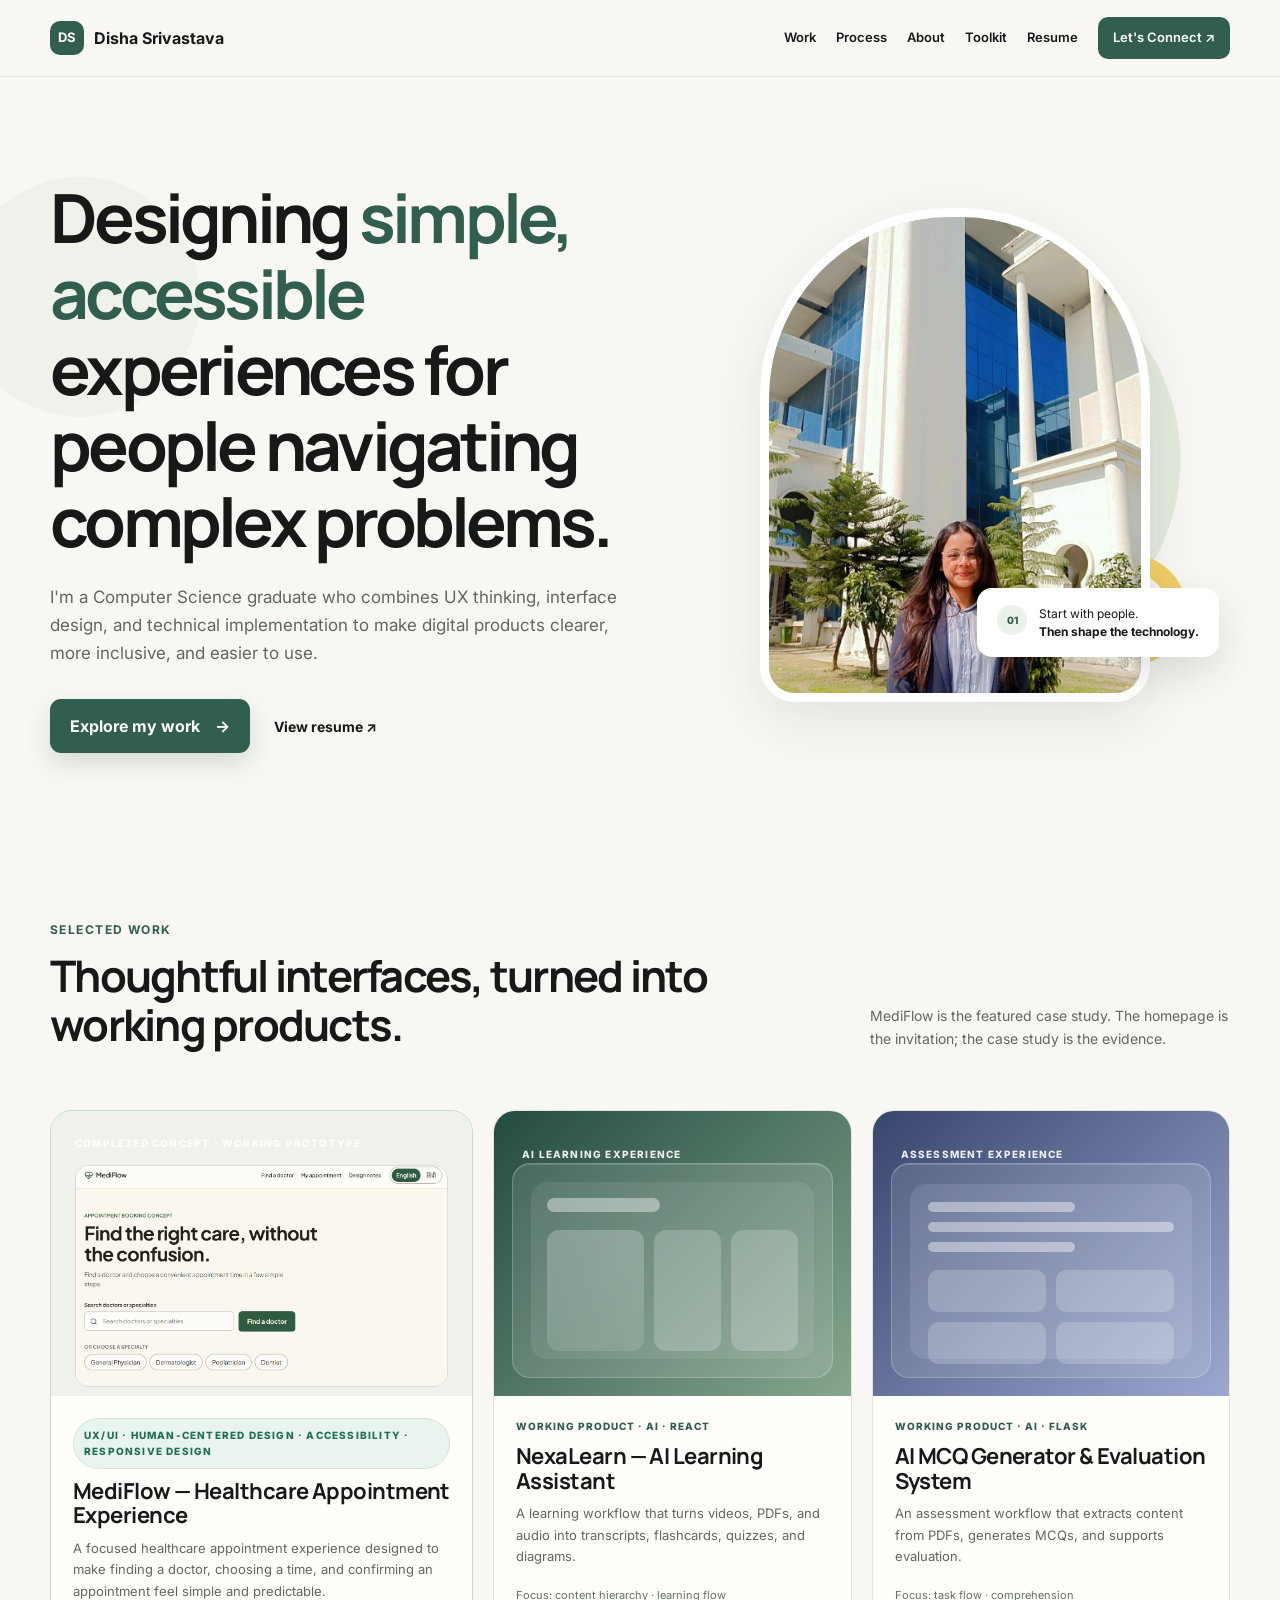
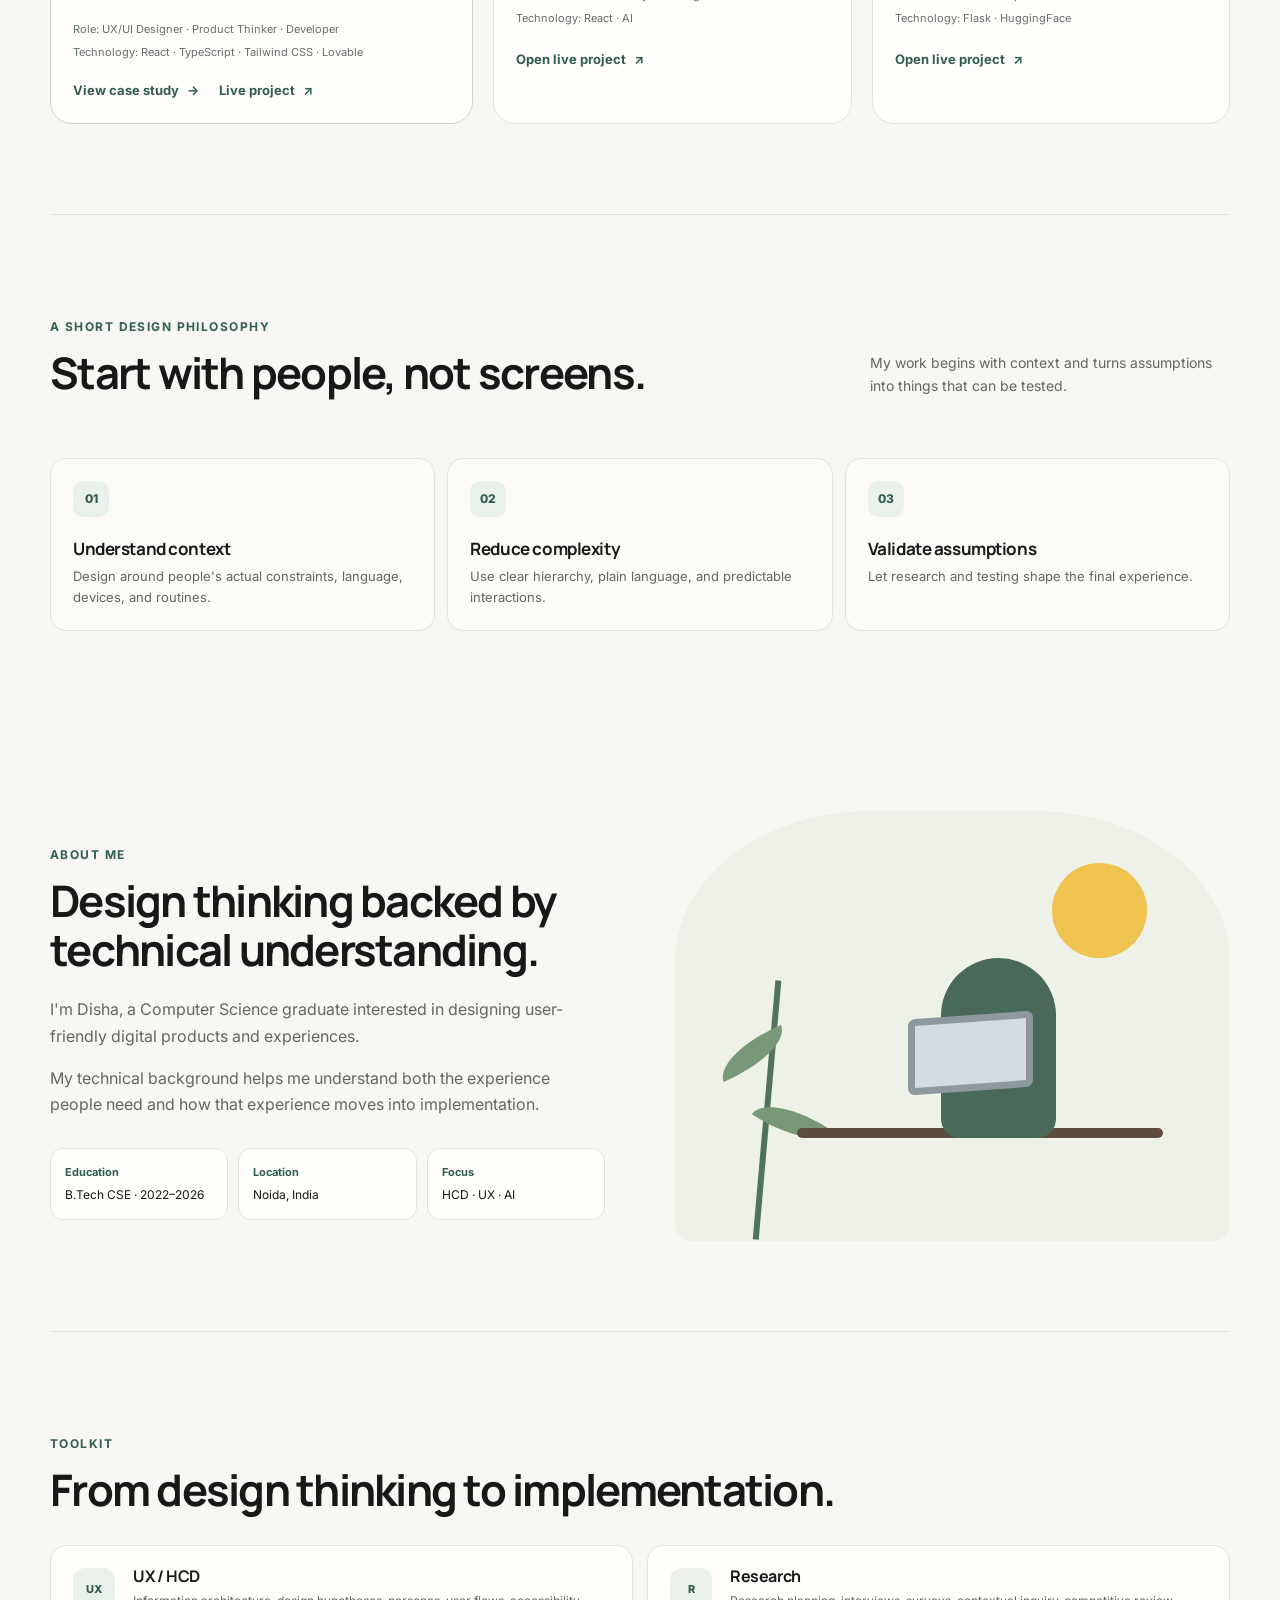
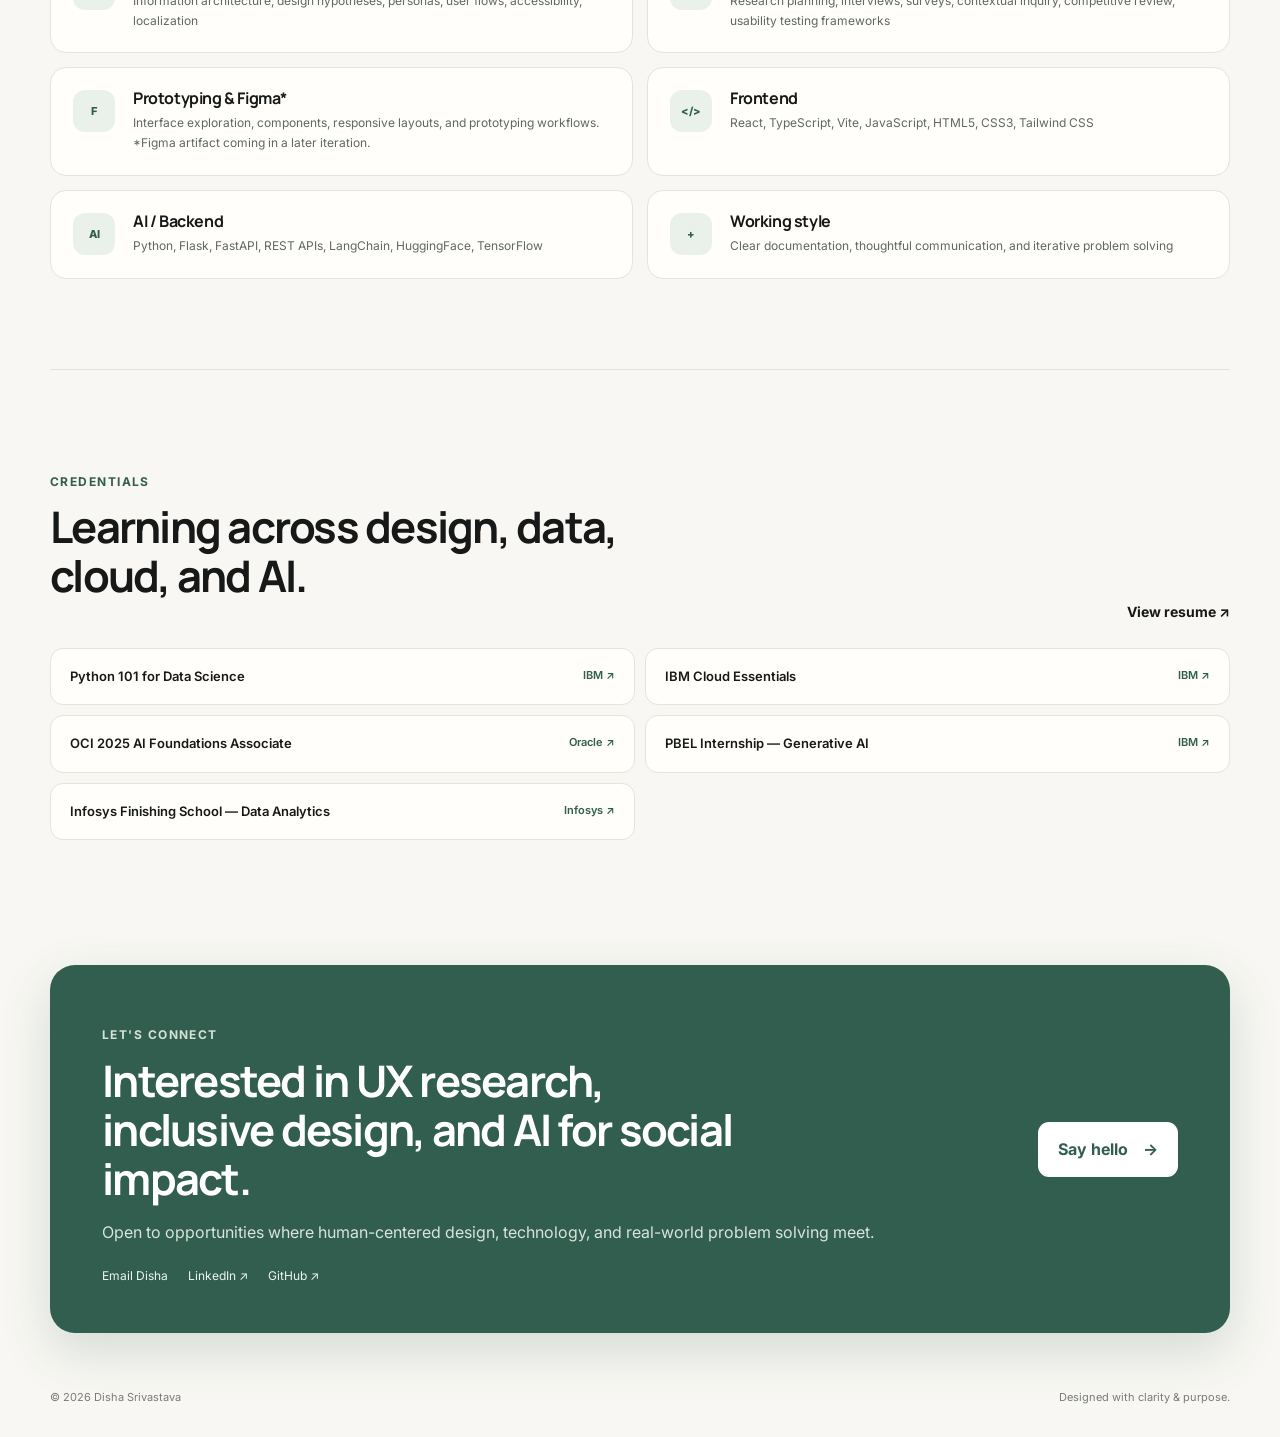
<file: index.html>
<!DOCTYPE html>
<html lang="en">
<head>
  <meta charset="UTF-8">
  <meta name="viewport" content="width=device-width, initial-scale=1.0">
  <meta name="description" content="Disha Srivastava — Human-Centered Design, UX/UI, accessible interfaces, and working product implementation.">
  <meta property="og:title" content="Disha Srivastava — Human-Centered Design Portfolio">
  <meta property="og:description" content="UX/UI work combining thoughtful interaction design, accessibility, localization, and technical implementation.">
  <meta property="og:type" content="website">
  <title>Disha Srivastava — Human-Centered Design Portfolio</title>
  <link rel="preconnect" href="https://fonts.googleapis.com">
  <link rel="preconnect" href="https://fonts.gstatic.com" crossorigin>
  <link href="https://fonts.googleapis.com/css2?family=Inter:wght@400;500;600;700&family=Manrope:wght@600;700;800&display=swap" rel="stylesheet">
  <link rel="stylesheet" href="styles.css">
</head>
<body>
  <a class="skip-link" href="#main">Skip to content</a>
  <header class="nav-wrap">
    <nav class="nav container" aria-label="Primary navigation">
      <a class="brand" href="#home" aria-label="Disha Srivastava home"><span class="brand-mark">DS</span><span>Disha Srivastava</span></a>
      <button class="menu-btn" type="button" aria-expanded="false" aria-controls="nav-links">Menu</button>
      <div class="nav-links" id="nav-links">
        <a href="#work">Work</a>
        <a href="#approach">Process</a>
        <a href="#about">About</a>
        <a href="#skills">Toolkit</a>
        <a href="Disha_Srivastava_Resume.pdf.pdf" target="_blank" rel="noopener">Resume</a>
        <a class="nav-cta" href="#contact">Let's Connect <span aria-hidden="true">↗</span></a>
      </div>
    </nav>
  </header>

  <main id="main">
    <section class="hero container" id="home">
      <div class="hero-copy">
        <h1>Designing <span>simple, accessible</span> experiences for people navigating complex problems.</h1>
        <p class="hero-text">I'm a Computer Science graduate who combines UX thinking, interface design, and technical implementation to make digital products clearer, more inclusive, and easier to use.</p>
        <div class="hero-actions">
          <a class="btn btn-primary" href="#work">Explore my work <span aria-hidden="true">→</span></a>
          <a class="text-btn" href="Disha_Srivastava_Resume.pdf.pdf" target="_blank" rel="noopener">View resume <span aria-hidden="true">↗</span></a>
        </div>
      </div>
      <div class="hero-photo" aria-label="Portrait of Disha Srivastava">
        <div class="photo-orbit orbit-a"></div>
        <div class="photo-orbit orbit-b"></div>
        <div class="photo-card">
          <img src="assets/profile.jpg" alt="Disha Srivastava wearing a formal outfit outdoors" width="800" height="1000">
        </div>
        <div class="photo-note"><span class="note-icon" aria-hidden="true">01</span><p>Start with people.<br><strong>Then shape the technology.</strong></p></div>
      </div>
    </section>

    <section class="work section container" id="work">
      <div class="section-head">
        <div><p class="section-kicker">SELECTED WORK</p><h2>Thoughtful interfaces, turned into working products.</h2></div>
        <p class="section-intro">MediFlow is the featured case study. The homepage is the invitation; the case study is the evidence.</p>
      </div>
      <div class="project-grid">
        <article class="project-card featured">
          <div class="project-visual featured-visual">
            <span class="visual-label">COMPLETED CONCEPT · WORKING PROTOTYPE</span>
            <img src="images/mediflow-screenshots/Screenshot_2026-08-13_015341.png" alt="MediFlow English home screen with doctor search and specialty options" width="1920" height="1080" loading="eager">
          </div>
          <div class="project-body">
            <div class="project-meta project-meta-ui">UX/UI · HUMAN-CENTERED DESIGN · ACCESSIBILITY · RESPONSIVE DESIGN</div>
            <h3>MediFlow — Healthcare Appointment Experience</h3>
            <p>A focused healthcare appointment experience designed to make finding a doctor, choosing a time, and confirming an appointment feel simple and predictable.</p>
            <div class="project-details"><span>Role: UX/UI Designer · Product Thinker · Developer</span><span>Technology: React · TypeScript · Tailwind CSS · Lovable</span></div>
            <div class="project-actions">
              <a class="project-link" href="ux-project.html">View case study <span aria-hidden="true">→</span></a>
              <a class="project-link" href="https://mediflow-connect-henna.vercel.app/" target="_blank" rel="noopener">Live project <span aria-hidden="true">↗</span></a>
            </div>
          </div>
        </article>
        <article class="project-card">
          <div class="project-visual visual-nexa"><span class="visual-label">AI LEARNING EXPERIENCE</span><div class="visual-structure structure-nexa"><div class="mini-dashboard"><div class="dash-head"></div><div class="dash-body"><span class="dash-panel big"></span><span class="dash-panel"></span><span class="dash-panel"></span></div></div></div></div>
          <div class="project-body">
            <div class="project-meta">WORKING PRODUCT · AI · REACT</div>
            <h3>NexaLearn — AI Learning Assistant</h3>
            <p>A learning workflow that turns videos, PDFs, and audio into transcripts, flashcards, quizzes, and diagrams.</p>
            <div class="project-details"><span>Focus: content hierarchy · learning flow</span><span>Technology: React · AI</span></div>
            <a class="project-link" href="https://nexa-16tq.onrender.com/" target="_blank" rel="noopener">Open live project <span aria-hidden="true">↗</span></a>
          </div>
        </article>
        <article class="project-card">
          <div class="project-visual visual-mcq"><span class="visual-label">ASSESSMENT EXPERIENCE</span><div class="visual-structure structure-mcq"><div class="mini-quiz"><div class="quiz-line short"></div><div class="quiz-line"></div><div class="quiz-line short"></div><div class="quiz-options"><span></span><span></span><span></span><span></span></div></div></div></div>
          <div class="project-body">
            <div class="project-meta">WORKING PRODUCT · AI · FLASK</div>
            <h3>AI MCQ Generator &amp; Evaluation System</h3>
            <p>An assessment workflow that extracts content from PDFs, generates MCQs, and supports evaluation.</p>
            <div class="project-details"><span>Focus: task flow · comprehension</span><span>Technology: Flask · HuggingFace</span></div>
            <a class="project-link" href="https://ai-mcq-flashcard-generator-cbeypskxeeuyakcpsqcwmr.streamlit.app/" target="_blank" rel="noopener">Open live project <span aria-hidden="true">↗</span></a>
          </div>
        </article>
      </div>
    </section>

    <section class="human-section section container" id="approach">
      <div class="section-head">
        <div><p class="section-kicker">A SHORT DESIGN PHILOSOPHY</p><h2>Start with people, not screens.</h2></div>
        <p class="section-intro">My work begins with context and turns assumptions into things that can be tested.</p>
      </div>
      <div class="principle-grid principle-grid-compact">
        <article><span class="principle-number">01</span><h3>Understand context</h3><p>Design around people's actual constraints, language, devices, and routines.</p></article>
        <article><span class="principle-number">02</span><h3>Reduce complexity</h3><p>Use clear hierarchy, plain language, and predictable interactions.</p></article>
        <article><span class="principle-number">03</span><h3>Validate assumptions</h3><p>Let research and testing shape the final experience.</p></article>
      </div>
    </section>

    <section class="about section container" id="about">
      <div class="about-copy">
        <p class="section-kicker">ABOUT ME</p>
        <h2>Design thinking backed by technical understanding.</h2>
        <p>I'm Disha, a Computer Science graduate interested in designing user-friendly digital products and experiences.</p>
        <p>My technical background helps me understand both the experience people need and how that experience moves into implementation.</p>
        <div class="about-facts">
          <div><b>Education</b><span>B.Tech CSE · 2022–2026</span></div>
          <div><b>Location</b><span>Noida, India</span></div>
          <div><b>Focus</b><span>HCD · UX · AI</span></div>
        </div>
      </div>
      <div class="about-art" aria-hidden="true"><div class="sun"></div><div class="plant"></div><div class="desk"></div><div class="person-shape"></div><div class="laptop"></div></div>
    </section>

    <section class="skills section container" id="skills">
      <p class="section-kicker">TOOLKIT</p>
      <h2>From design thinking to implementation.</h2>
      <div class="skills-grid">
        <div class="skill"><span aria-hidden="true">UX</span><div><h3>UX / HCD</h3><p>Information architecture, design hypotheses, personas, user flows, accessibility, localization</p></div></div>
        <div class="skill"><span aria-hidden="true">R</span><div><h3>Research</h3><p>Research planning, interviews, surveys, contextual inquiry, competitive review, usability testing frameworks</p></div></div>
        <div class="skill"><span aria-hidden="true">F</span><div><h3>Prototyping &amp; Figma*</h3><p>Interface exploration, components, responsive layouts, and prototyping workflows. *Figma artifact coming in a later iteration.</p></div></div>
        <div class="skill"><span aria-hidden="true">&lt;/&gt;</span><div><h3>Frontend</h3><p>React, TypeScript, Vite, JavaScript, HTML5, CSS3, Tailwind CSS</p></div></div>
        <div class="skill"><span aria-hidden="true">AI</span><div><h3>AI / Backend</h3><p>Python, Flask, FastAPI, REST APIs, LangChain, HuggingFace, TensorFlow</p></div></div>
        <div class="skill"><span aria-hidden="true">+</span><div><h3>Working style</h3><p>Clear documentation, thoughtful communication, and iterative problem solving</p></div></div>
      </div>
    </section>

    <section class="credentials section container">
      <div class="credentials-head">
        <div><p class="section-kicker">CREDENTIALS</p><h2>Learning across design, data, cloud, and AI.</h2></div>
        <a class="text-btn" href="Disha_Srivastava_Resume.pdf.pdf" target="_blank" rel="noopener">View resume <span aria-hidden="true">↗</span></a>
      </div>
      <div class="cert-grid">
        <a href="https://courses.cognitiveclass.ai/certificates/639920cce16649b68c1a98b36c692c91" target="_blank" rel="noopener">Python 101 for Data Science <span>IBM ↗</span></a>
        <a href="https://courses.cognitiveclass.ai/certificates/c7834815161543efb3d0b4177d84b84a" target="_blank" rel="noopener">IBM Cloud Essentials <span>IBM ↗</span></a>
        <a href="https://drive.google.com/file/d/1Th6QvMIihW3matksVEC5Hqzuv3rdnCoJ/view?usp=drivesdk" target="_blank" rel="noopener">OCI 2025 AI Foundations Associate <span>Oracle ↗</span></a>
        <a href="https://courses.ibmmooc.skillsnetwork.site/certificates/0485bfde626c464faabf52d10695b053" target="_blank" rel="noopener">PBEL Internship — Generative AI <span>IBM ↗</span></a>
        <a href="https://drive.google.com/file/d/1Gg4HRlStVsyvLgnFZtWkcLbvxADYgrN2/view?usp=drivesdk" target="_blank" rel="noopener">Infosys Finishing School — Data Analytics <span>Infosys ↗</span></a>
      </div>
    </section>

    <section class="contact container" id="contact">
      <div>
        <p class="section-kicker">LET'S CONNECT</p>
        <h2>Interested in UX research, inclusive design, and AI for social impact.</h2>
        <p>Open to opportunities where human-centered design, technology, and real-world problem solving meet.</p>
        <div class="contact-links">
          <a href="mailto:dishasrivastava206@gmail.com">Email Disha</a>
          <a href="https://www.linkedin.com/in/disha-srivastava-09a5a728b" target="_blank" rel="noopener">LinkedIn ↗</a>
          <a href="https://github.com/Dishasri2004" target="_blank" rel="noopener">GitHub ↗</a>
        </div>
      </div>
      <a class="btn btn-light" href="mailto:dishasrivastava206@gmail.com">Say hello <span aria-hidden="true">→</span></a>
    </section>
  </main>

  <footer class="footer container"><span>© 2026 Disha Srivastava</span><span>Designed with clarity &amp; purpose.</span></footer>
  <script src="script.js"></script>
</body>
</html>
</file>
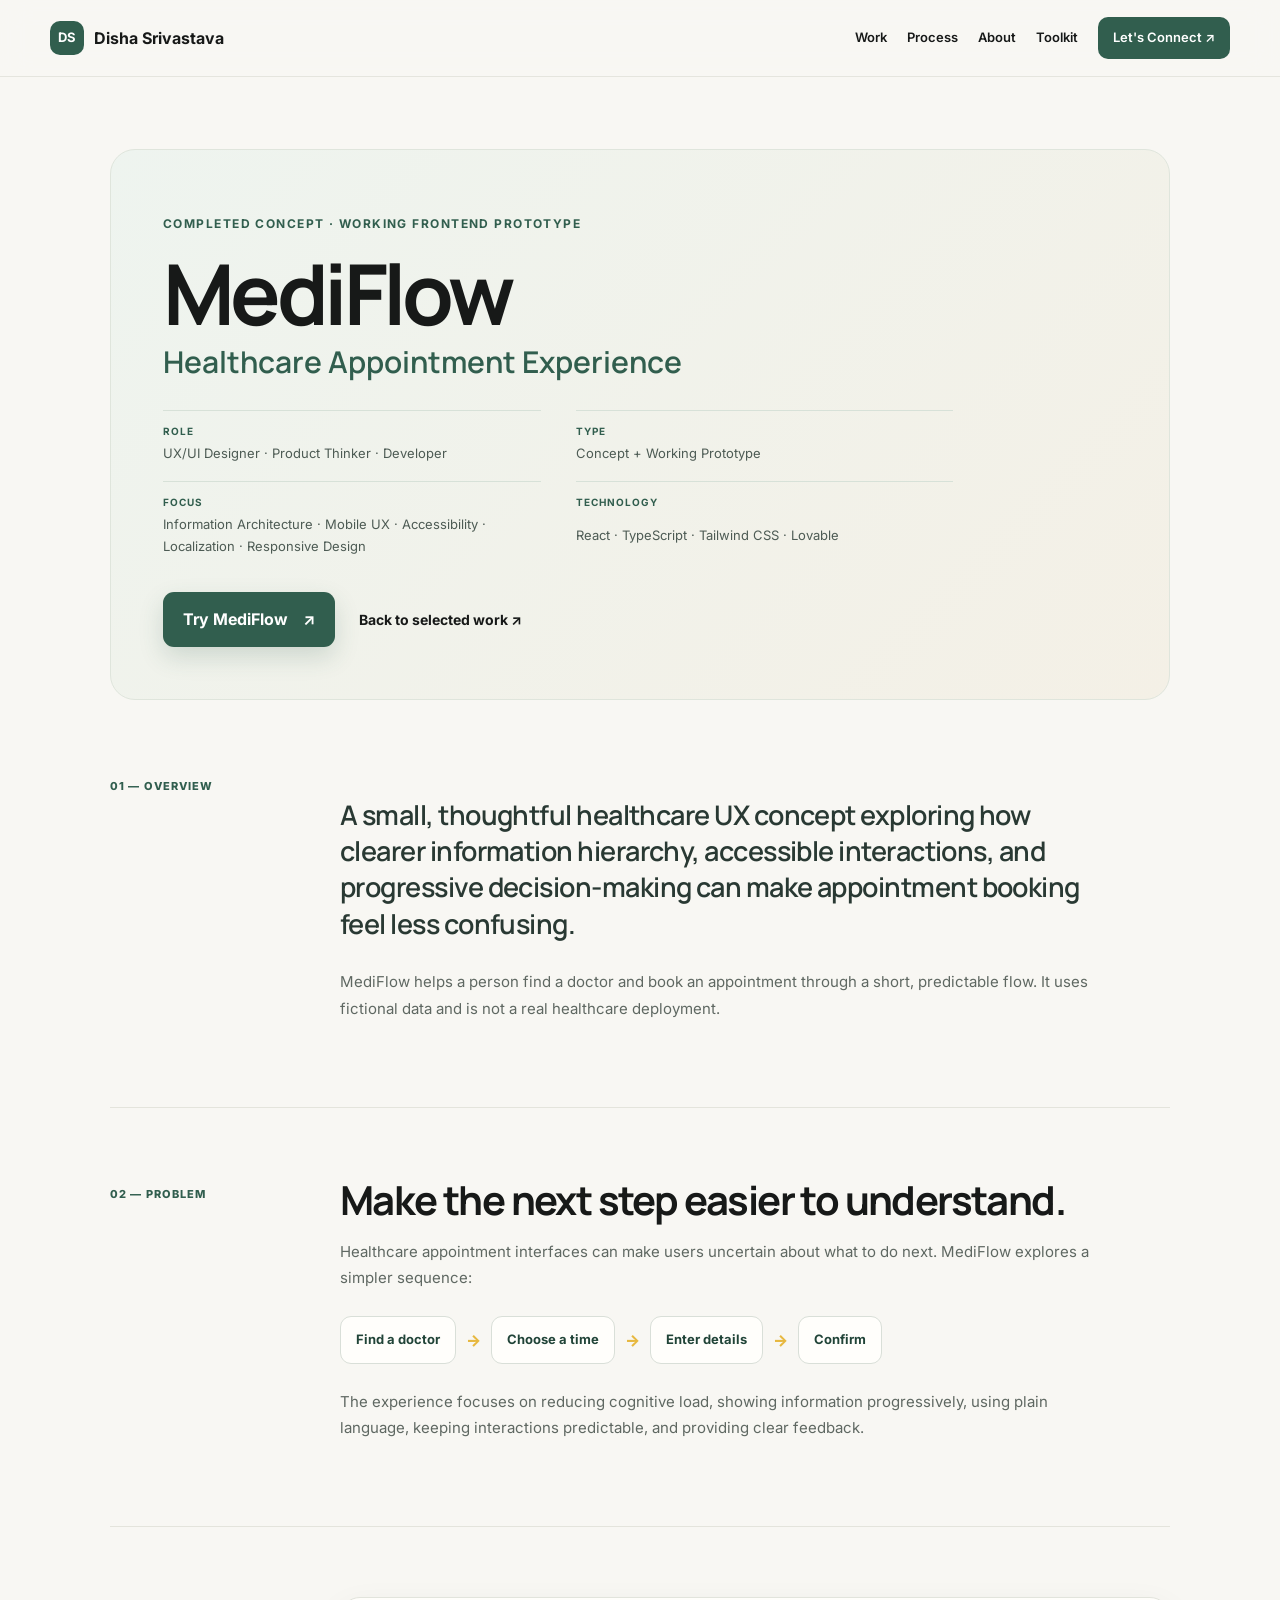
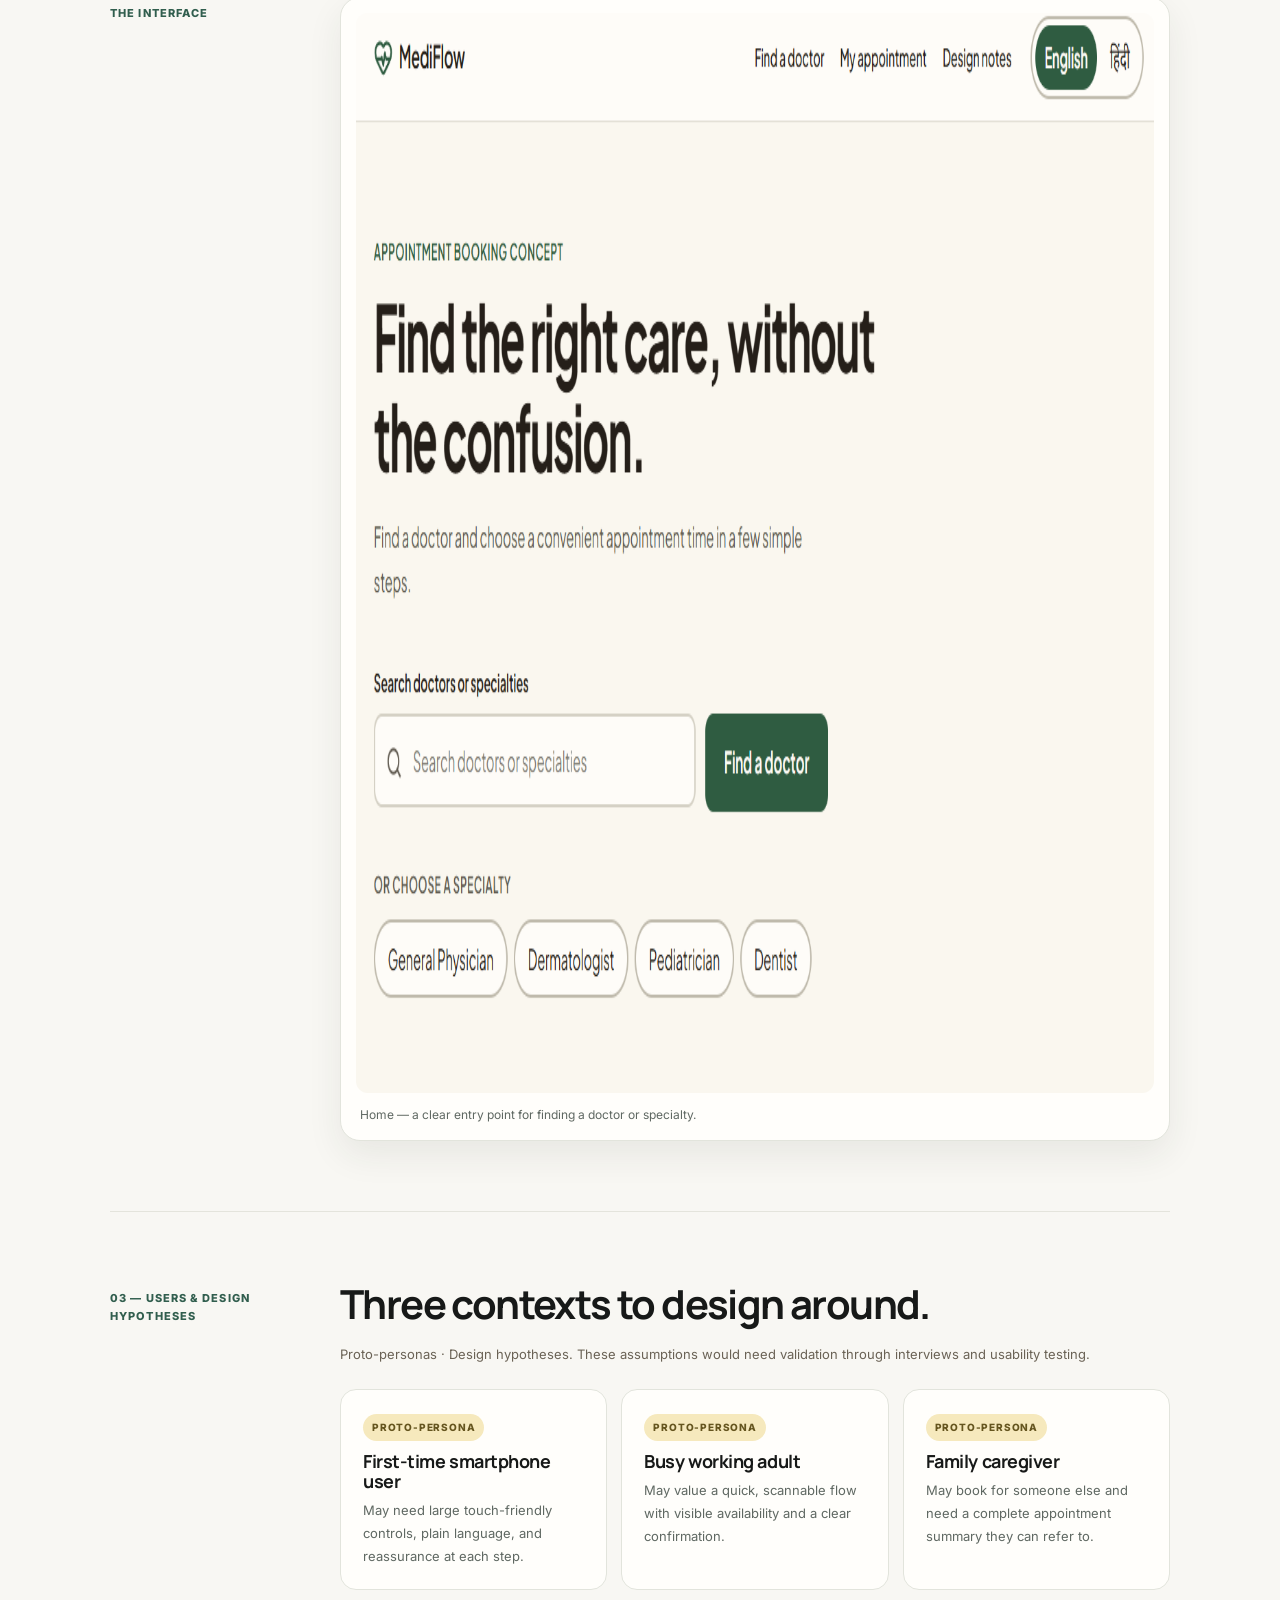
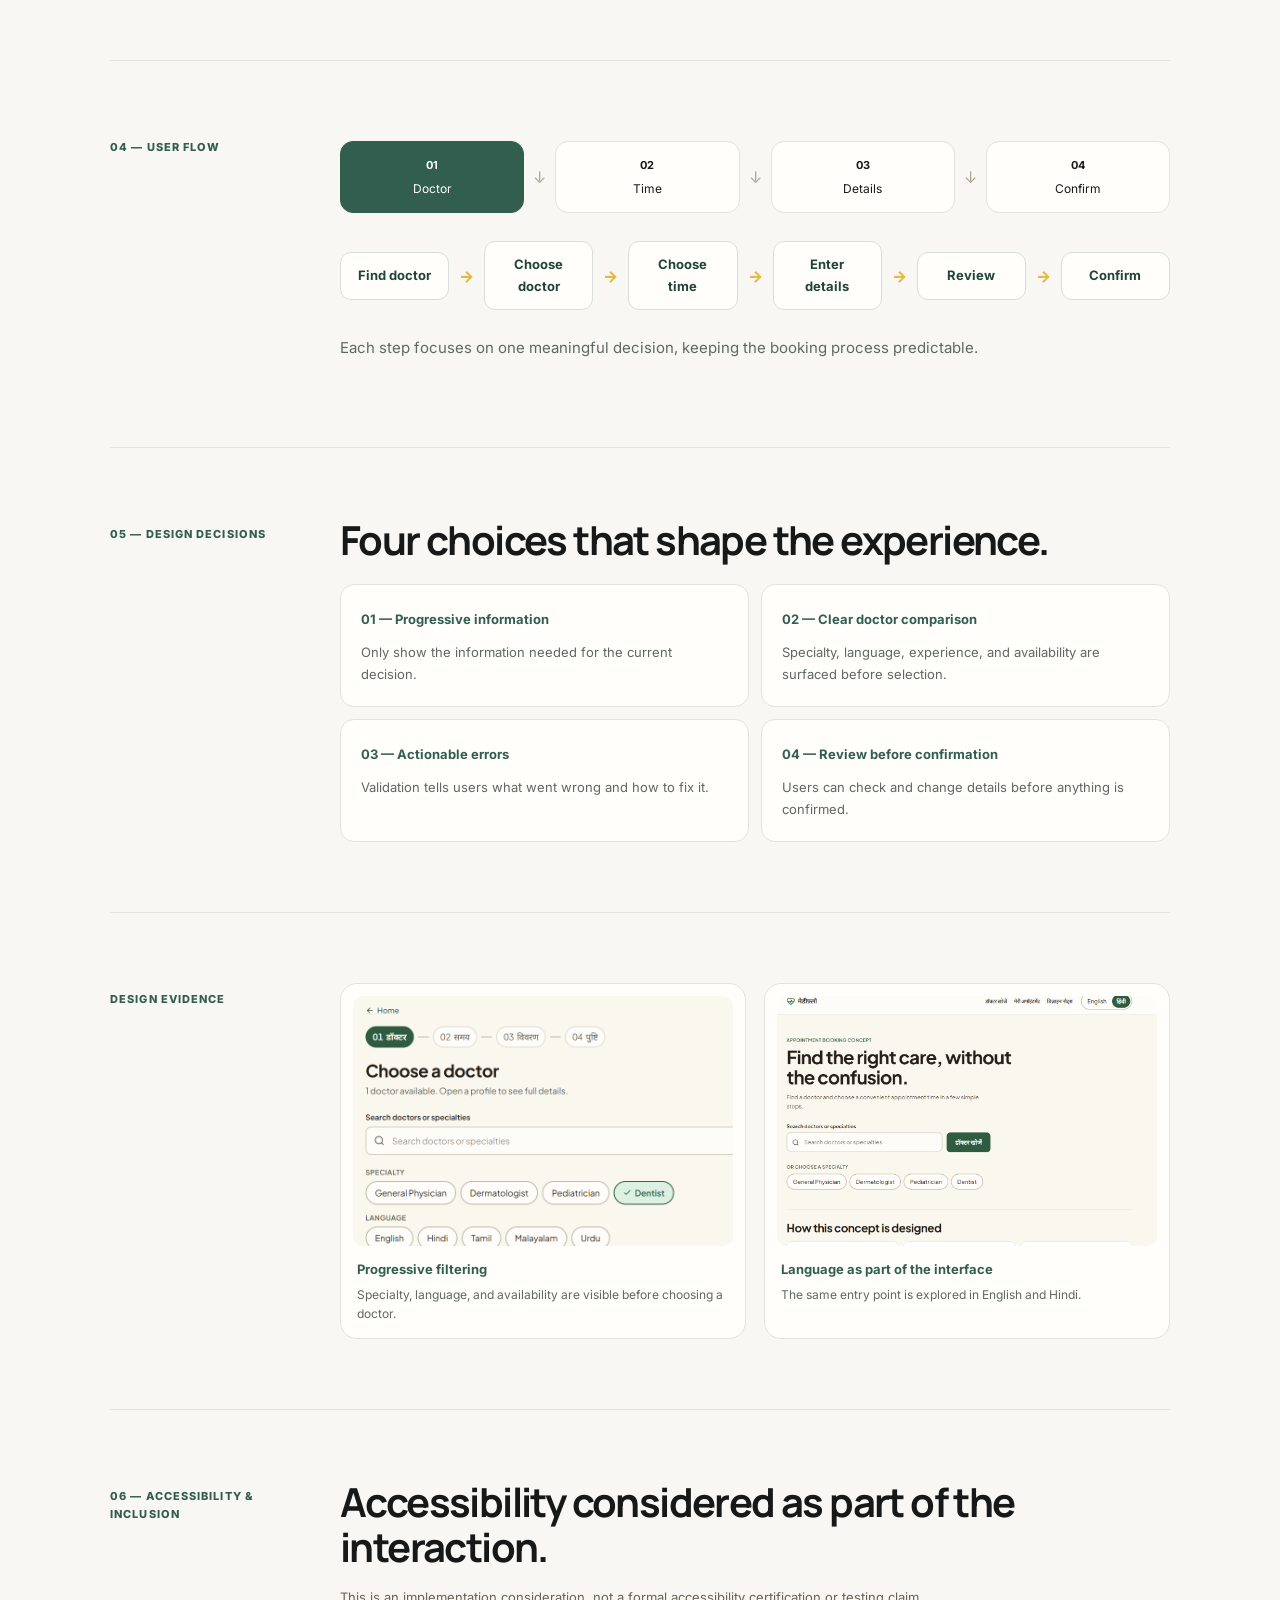
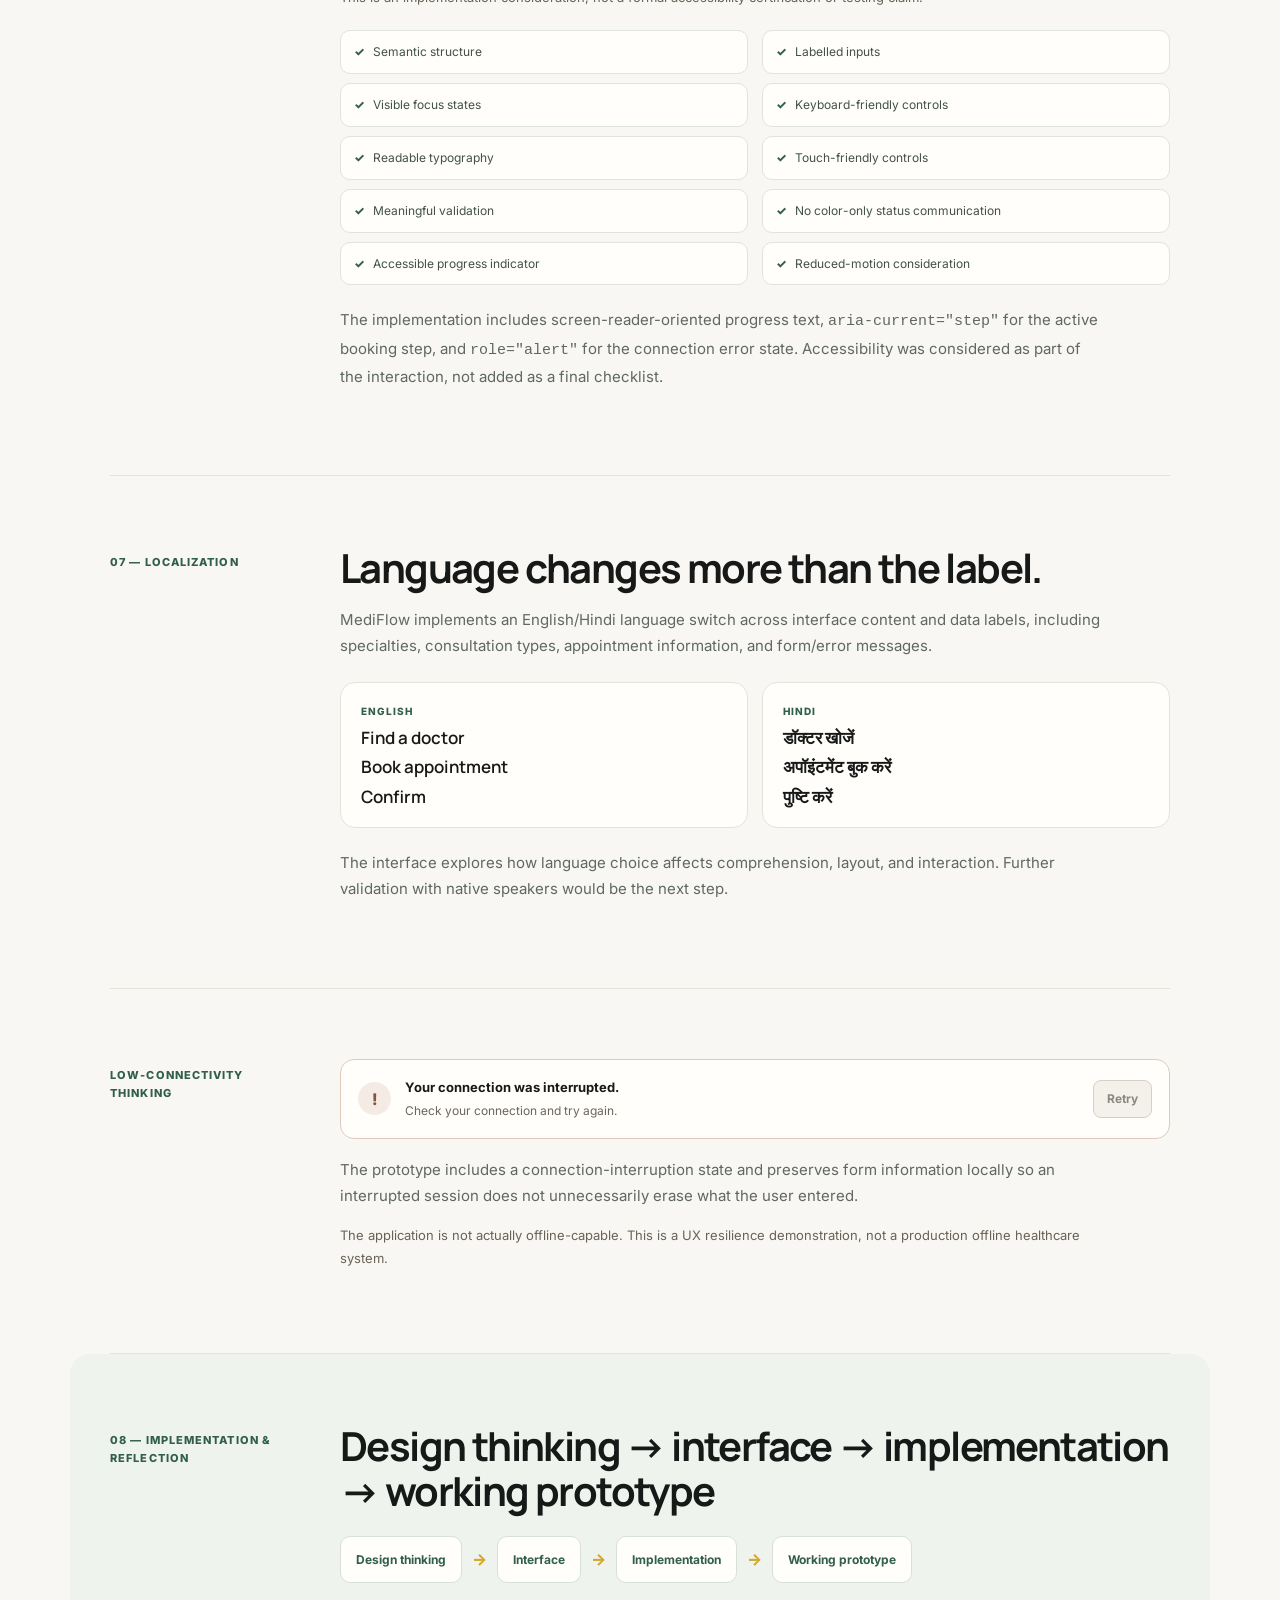
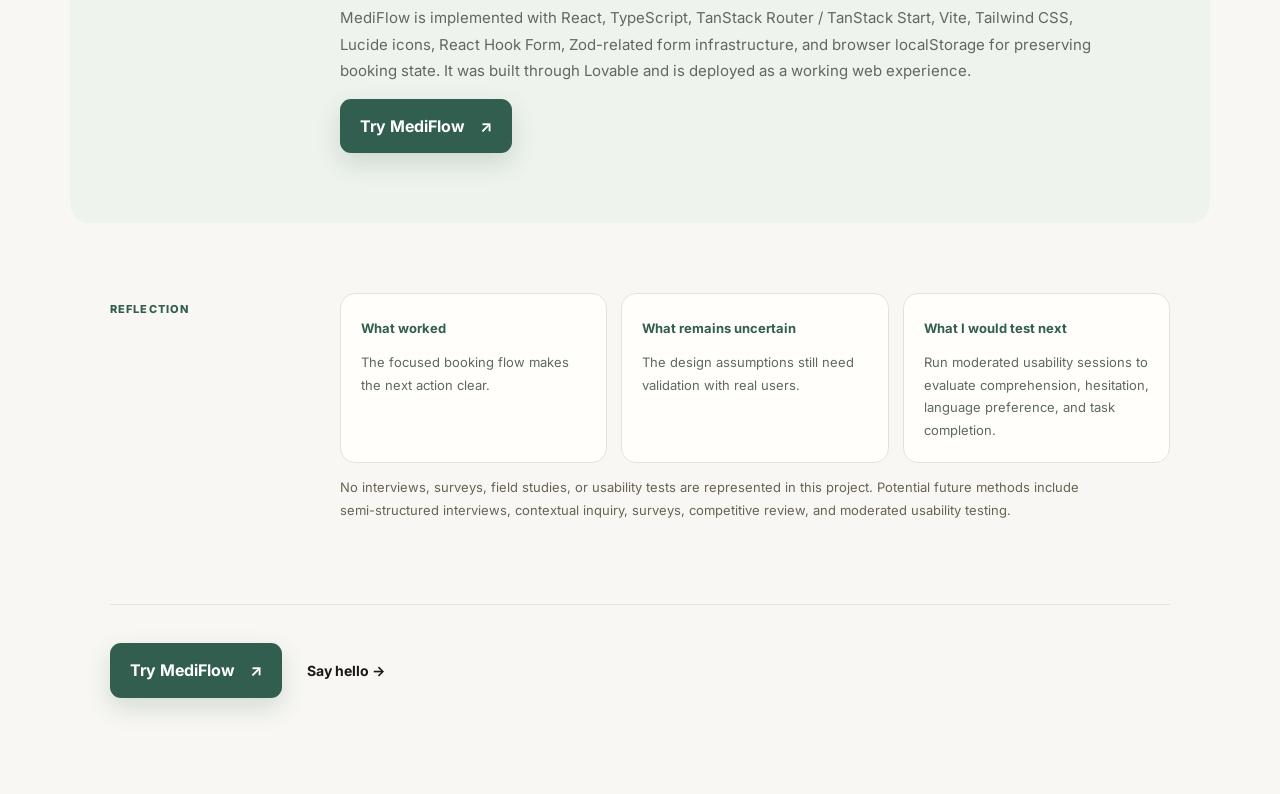
<file: ux-project.html>
<!DOCTYPE html>
<html lang="en">
<head>
  <meta charset="UTF-8">
  <meta name="viewport" content="width=device-width, initial-scale=1.0">
  <meta name="description" content="MediFlow — a completed healthcare appointment experience concept by Disha Srivastava, combining accessible UX/UI and a working frontend prototype.">
  <meta property="og:title" content="MediFlow — Healthcare Appointment Experience">
  <meta property="og:description" content="A concise HCD case study about simplifying doctor search, appointment booking, localization, accessibility, and implementation.">
  <title>MediFlow — Healthcare Appointment Experience | Disha Srivastava</title>
  <link rel="preconnect" href="https://fonts.googleapis.com">
  <link rel="preconnect" href="https://fonts.gstatic.com" crossorigin>
  <link href="https://fonts.googleapis.com/css2?family=Inter:wght@400;500;600;700;800&family=Manrope:wght@600;700;800&display=swap" rel="stylesheet">
  <link rel="stylesheet" href="styles.css">
</head>
<body class="case-page">
  <a class="skip-link" href="#case-main">Skip to content</a>
  <header class="nav-wrap">
    <nav class="nav container" aria-label="Primary navigation">
      <a class="brand" href="index.html" aria-label="Disha Srivastava home"><span class="brand-mark">DS</span><span>Disha Srivastava</span></a>
      <button class="menu-btn" type="button" aria-expanded="false" aria-controls="nav-links">Menu</button>
      <div class="nav-links" id="nav-links">
        <a href="index.html#work">Work</a>
        <a href="index.html#approach">Process</a>
        <a href="index.html#about">About</a>
        <a href="index.html#skills">Toolkit</a>
        <a class="nav-cta" href="index.html#contact">Let's Connect <span aria-hidden="true">↗</span></a>
      </div>
    </nav>
  </header>

  <main class="case" id="case-main">
    <header class="case-hero">
      <p class="section-kicker">COMPLETED CONCEPT · WORKING FRONTEND PROTOTYPE</p>
      <h1>MediFlow</h1>
      <p class="case-subtitle">Healthcare Appointment Experience</p>
      <div class="case-meta-grid">
        <div><b>Role</b><span>UX/UI Designer · Product Thinker · Developer</span></div>
        <div><b>Type</b><span>Concept + Working Prototype</span></div>
        <div><b>Focus</b><span>Information Architecture · Mobile UX · Accessibility · Localization · Responsive Design</span></div>
        <div><b>Technology</b><span>React · TypeScript · Tailwind CSS · Lovable</span></div>
      </div>
      <div class="case-actions">
        <a class="btn btn-primary" href="https://mediflow-connect-henna.vercel.app/" target="_blank" rel="noopener">Try MediFlow <span aria-hidden="true">↗</span></a>
        <a class="text-btn" href="index.html#work">Back to selected work <span aria-hidden="true">↗</span></a>
      </div>
    </header>

    <section class="case-section case-overview">
      <div class="case-section-label">01 — Overview</div>
      <div>
        <p class="case-lead">A small, thoughtful healthcare UX concept exploring how clearer information hierarchy, accessible interactions, and progressive decision-making can make appointment booking feel less confusing.</p>
        <p>MediFlow helps a person find a doctor and book an appointment through a short, predictable flow. It uses fictional data and is not a real healthcare deployment.</p>
      </div>
    </section>

    <section class="case-section">
      <div class="case-section-label">02 — Problem</div>
      <div>
        <h2>Make the next step easier to understand.</h2>
        <p>Healthcare appointment interfaces can make users uncertain about what to do next. MediFlow explores a simpler sequence:</p>
        <div class="case-flow case-flow-compact">
          <span>Find a doctor</span><i aria-hidden="true">→</i><span>Choose a time</span><i aria-hidden="true">→</i><span>Enter details</span><i aria-hidden="true">→</i><span>Confirm</span>
        </div>
        <p>The experience focuses on reducing cognitive load, showing information progressively, using plain language, keeping interactions predictable, and providing clear feedback.</p>
      </div>
    </section>

    <section class="case-section case-visual-section">
      <div class="case-section-label">The interface</div>
      <div>
        <figure class="case-hero-image">
          <img src="images/mediflow-screenshots/Screenshot_2026-08-13_015341.png" alt="MediFlow English home screen with the headline Find the right care, without the confusion" width="1920" height="1080" loading="eager">
          <figcaption>Home — a clear entry point for finding a doctor or specialty.</figcaption>
        </figure>
      </div>
    </section>

    <section class="case-section">
      <div class="case-section-label">03 — Users &amp; Design Hypotheses</div>
      <div>
        <h2>Three contexts to design around.</h2>
        <p class="case-note">Proto-personas · Design hypotheses. These assumptions would need validation through interviews and usability testing.</p>
        <div class="case-card-grid three">
          <article class="case-card">
            <span class="hypothesis-tag">Proto-persona</span>
            <h3>First-time smartphone user</h3>
            <p>May need large touch-friendly controls, plain language, and reassurance at each step.</p>
          </article>
          <article class="case-card">
            <span class="hypothesis-tag">Proto-persona</span>
            <h3>Busy working adult</h3>
            <p>May value a quick, scannable flow with visible availability and a clear confirmation.</p>
          </article>
          <article class="case-card">
            <span class="hypothesis-tag">Proto-persona</span>
            <h3>Family caregiver</h3>
            <p>May book for someone else and need a complete appointment summary they can refer to.</p>
          </article>
        </div>
      </div>
    </section>

    <section class="case-section case-visual-section">
      <div class="case-section-label">04 — User Flow</div>
      <div>
        <div class="step-flow" aria-label="Four-step booking progress">
          <div class="active"><b>01</b><span>Doctor</span></div>
          <i aria-hidden="true">↓</i>
          <div><b>02</b><span>Time</span></div>
          <i aria-hidden="true">↓</i>
          <div><b>03</b><span>Details</span></div>
          <i aria-hidden="true">↓</i>
          <div><b>04</b><span>Confirm</span></div>
        </div>
        <div class="case-flow case-flow-wide">
          <span>Find doctor</span><i aria-hidden="true">→</i><span>Choose doctor</span><i aria-hidden="true">→</i><span>Choose time</span><i aria-hidden="true">→</i><span>Enter details</span><i aria-hidden="true">→</i><span>Review</span><i aria-hidden="true">→</i><span>Confirm</span>
        </div>
        <p>Each step focuses on one meaningful decision, keeping the booking process predictable.</p>
      </div>
    </section>

    <section class="case-section">
      <div class="case-section-label">05 — Design Decisions</div>
      <div>
        <h2>Four choices that shape the experience.</h2>
        <div class="decision-grid">
          <article><b>01 — Progressive information</b><p>Only show the information needed for the current decision.</p></article>
          <article><b>02 — Clear doctor comparison</b><p>Specialty, language, experience, and availability are surfaced before selection.</p></article>
          <article><b>03 — Actionable errors</b><p>Validation tells users what went wrong and how to fix it.</p></article>
          <article><b>04 — Review before confirmation</b><p>Users can check and change details before anything is confirmed.</p></article>
        </div>
      </div>
    </section>

    <section class="case-section case-gallery-section">
      <div class="case-section-label">Design evidence</div>
      <div>
        <div class="case-gallery">
          <figure>
            <img src="images/mediflow-screenshots/Screenshot_2026-08-13_013029.png" alt="MediFlow doctor search screen showing specialty, language, and availability filters" width="1920" height="1080" loading="lazy">
            <figcaption><b>Progressive filtering</b><span>Specialty, language, and availability are visible before choosing a doctor.</span></figcaption>
          </figure>
          <figure>
            <img src="images/mediflow-screenshots/Screenshot_2026-08-13_012934.png" alt="MediFlow Hindi home screen with Hindi navigation and doctor search" width="1920" height="1080" loading="lazy">
            <figcaption><b>Language as part of the interface</b><span>The same entry point is explored in English and Hindi.</span></figcaption>
          </figure>
        </div>
      </div>
    </section>

    <section class="case-section">
      <div class="case-section-label">06 — Accessibility &amp; Inclusion</div>
      <div>
        <h2>Accessibility considered as part of the interaction.</h2>
        <p class="case-note">This is an implementation consideration, not a formal accessibility certification or testing claim.</p>
        <div class="accessibility-list">
          <span>Semantic structure</span>
          <span>Labelled inputs</span>
          <span>Visible focus states</span>
          <span>Keyboard-friendly controls</span>
          <span>Readable typography</span>
          <span>Touch-friendly controls</span>
          <span>Meaningful validation</span>
          <span>No color-only status communication</span>
          <span>Accessible progress indicator</span>
          <span>Reduced-motion consideration</span>
        </div>
        <p>The implementation includes screen-reader-oriented progress text, <code>aria-current="step"</code> for the active booking step, and <code>role="alert"</code> for the connection error state. Accessibility was considered as part of the interaction, not added as a final checklist.</p>
      </div>
    </section>

    <section class="case-section">
      <div class="case-section-label">07 — Localization</div>
      <div>
        <h2>Language changes more than the label.</h2>
        <p>MediFlow implements an English/Hindi language switch across interface content and data labels, including specialties, consultation types, appointment information, and form/error messages.</p>
        <div class="language-pair">
          <div><span>English</span><b>Find a doctor</b><b>Book appointment</b><b>Confirm</b></div>
          <div><span>Hindi</span><b lang="hi">डॉक्टर खोजें</b><b lang="hi">अपॉइंटमेंट बुक करें</b><b lang="hi">पुष्टि करें</b></div>
        </div>
        <p>The interface explores how language choice affects comprehension, layout, and interaction. Further validation with native speakers would be the next step.</p>
      </div>
    </section>

    <section class="case-section case-error-section">
      <div class="case-section-label">Low-connectivity thinking</div>
      <div>
        <div class="connection-state">
          <span class="connection-icon" aria-hidden="true">!</span>
          <div><b>Your connection was interrupted.</b><span>Check your connection and try again.</span></div>
          <button type="button" disabled>Retry</button>
        </div>
        <p>The prototype includes a connection-interruption state and preserves form information locally so an interrupted session does not unnecessarily erase what the user entered.</p>
        <p class="case-note">The application is not actually offline-capable. This is a UX resilience demonstration, not a production offline healthcare system.</p>
      </div>
    </section>

    <section class="case-section implementation-section">
      <div class="case-section-label">08 — Implementation &amp; Reflection</div>
      <div>
        <h2>Design thinking → interface → implementation → working prototype</h2>
        <div class="implementation-flow">
          <span>Design thinking</span><i aria-hidden="true">→</i><span>Interface</span><i aria-hidden="true">→</i><span>Implementation</span><i aria-hidden="true">→</i><span>Working prototype</span>
        </div>
        <p>MediFlow is implemented with React, TypeScript, TanStack Router / TanStack Start, Vite, Tailwind CSS, Lucide icons, React Hook Form, Zod-related form infrastructure, and browser localStorage for preserving booking state. It was built through Lovable and is deployed as a working web experience.</p>
        <a class="btn btn-primary" href="https://mediflow-connect-henna.vercel.app/" target="_blank" rel="noopener">Try MediFlow <span aria-hidden="true">↗</span></a>
      </div>
    </section>

    <section class="case-section reflection-section">
      <div class="case-section-label">Reflection</div>
      <div>
        <div class="reflection-grid">
          <article><b>What worked</b><p>The focused booking flow makes the next action clear.</p></article>
          <article><b>What remains uncertain</b><p>The design assumptions still need validation with real users.</p></article>
          <article><b>What I would test next</b><p>Run moderated usability sessions to evaluate comprehension, hesitation, language preference, and task completion.</p></article>
        </div>
        <p class="case-note">No interviews, surveys, field studies, or usability tests are represented in this project. Potential future methods include semi-structured interviews, contextual inquiry, surveys, competitive review, and moderated usability testing.</p>
      </div>
    </section>

    <div class="case-footer-actions">
      <a class="btn btn-primary" href="https://mediflow-connect-henna.vercel.app/" target="_blank" rel="noopener">Try MediFlow <span aria-hidden="true">↗</span></a>
      <a class="text-btn" href="index.html#contact">Say hello <span aria-hidden="true">→</span></a>
    </div>
  </main>

  <script src="script.js"></script>
</body>
</html>
</file>
<file: styles.css>
:root {
  --bg: #f8f7f3;
  --paper: #fffefb;
  --ink: #171918;
  --muted: #5f6862;
  --green: #315e4e;
  --green-dark: #214438;
  --green-soft: #eaf1eb;
  --yellow: #e7b83f;
  --line: #e4e4dc;
  --rose-soft: #f5ebe5;
  --blue-soft: #e8eff1;
  --shadow: 0 18px 55px rgba(39, 53, 45, .1);
  --radius: 22px;
}
* { box-sizing: border-box; }
html { scroll-behavior: smooth; }
body { margin: 0; background: var(--bg); color: var(--ink); font-family: Inter, system-ui, sans-serif; line-height: 1.65; }
a { color: inherit; text-decoration: none; }
button { font: inherit; }
img { max-width: 100%; display: block; }
.container { width: min(1180px, calc(100% - 48px)); margin: auto; }
.nav-wrap { position: sticky; top: 0; z-index: 20; background: rgba(248, 247, 243, .92); backdrop-filter: blur(14px); border-bottom: 1px solid rgba(228, 228, 220, .9); }
.nav { min-height: 76px; display: flex; align-items: center; justify-content: space-between; gap: 24px; }
.brand { display: flex; align-items: center; gap: 10px; font-weight: 700; }
.brand-mark { display: grid; place-items: center; width: 34px; height: 34px; border-radius: 10px; background: var(--green); color: white; font-size: 13px; }
.nav-links { display: flex; align-items: center; gap: 20px; font-size: 13px; font-weight: 600; }
.nav-links a { transition: color .2s ease, background .2s ease; }
.nav-links a:hover { color: var(--green); }
.nav-cta { background: var(--green); color: white !important; padding: 10px 15px; border-radius: 10px; }
.menu-btn { display: none; border: 1px solid var(--line); background: var(--paper); color: var(--ink); padding: 9px 12px; border-radius: 9px; cursor: pointer; }
.skip-link { position: fixed; left: 10px; top: -50px; z-index: 100; background: white; padding: 10px 14px; border-radius: 8px; }
.skip-link:focus { top: 10px; }
:focus-visible { outline: 3px solid var(--yellow); outline-offset: 3px; }
.hero { min-height: 700px; display: grid; grid-template-columns: 1.03fr .97fr; align-items: center; gap: 45px; padding: 80px 0 65px; position: relative; }
.hero::before { content: ''; position: absolute; left: -90px; top: 100px; width: 240px; height: 240px; border-radius: 50%; background: rgba(228, 235, 225, .48); z-index: -1; }
.eyebrow, .section-kicker { font-size: 12px; letter-spacing: .12em; text-transform: uppercase; font-weight: 700; color: var(--green); }
.eyebrow { display: inline-block; max-width: 470px; letter-spacing: .04em; color: #5d4d1e; background: #f6e9bd; padding: 8px 13px; border-radius: 999px; }
h1, h2, h3 { font-family: Manrope, Inter, sans-serif; line-height: 1.12; }
h1 { font-size: clamp(44px, 5.3vw, 72px); letter-spacing: -.055em; margin: 22px 0 24px; max-width: 760px; }
h1 span { color: var(--green); }
h2 { font-size: clamp(31px, 3.4vw, 46px); letter-spacing: -.04em; margin: 9px 0 22px; }
h3 { letter-spacing: -.025em; }
.hero-text { max-width: 650px; color: var(--muted); font-size: 17px; }
.hero-actions { display: flex; align-items: center; gap: 24px; margin-top: 32px; }
.btn { display: inline-flex; align-items: center; gap: 15px; border: 0; border-radius: 11px; padding: 14px 20px; font-weight: 700; cursor: pointer; }
.btn-primary { background: var(--green); color: white; box-shadow: 0 10px 24px rgba(49, 94, 78, .18); }
.btn-light { background: white; color: var(--green); }
.text-btn { font-weight: 700; font-size: 14px; }
.hero-points { display: flex; flex-wrap: wrap; gap: 26px; margin-top: 45px; color: #4e544f; font-size: 13px; font-weight: 600; }
.hero-points span::before { content: '—'; color: var(--yellow); margin-right: 8px; }
.hero-photo { position: relative; min-height: 560px; display: grid; place-items: center; }
.photo-card { width: min(390px, 75%); aspect-ratio: .79; position: relative; z-index: 2; overflow: hidden; border-radius: 190px 190px 35px 35px; border: 9px solid white; box-shadow: var(--shadow); background: #dbe7df; }
.photo-card img { width: 100%; height: 100%; object-fit: cover; object-position: center 38%; filter: saturate(.98) contrast(1.01); }
.photo-orbit { position: absolute; border-radius: 50%; }
.orbit-a { width: 410px; height: 410px; background: #e3e9dc; top: 80px; left: 50%; transform: translateX(-45%); }
.orbit-b { width: 110px; height: 110px; border: 18px solid #f3cf67; right: 8%; bottom: 70px; }
.photo-note { position: absolute; z-index: 4; right: 2%; bottom: 78px; background: white; padding: 17px 20px; border-radius: 15px; box-shadow: 0 15px 40px rgba(30, 50, 40, .13); display: flex; gap: 12px; align-items: flex-start; font-size: 12px; }
.photo-note p { margin: 0; line-height: 1.45; }
.note-icon { width: 30px; height: 30px; display: grid; place-items: center; background: var(--green-soft); color: var(--green); border-radius: 50%; font-size: 10px; font-weight: 800; }
.signal-strip { display: flex; justify-content: space-between; gap: 18px; padding: 18px 22px; border-top: 1px solid var(--line); border-bottom: 1px solid var(--line); color: var(--green-dark); font-size: 12px; font-weight: 700; }
.signal-strip span:not(:last-child)::after { content: '·'; color: var(--yellow); margin-left: 18px; }
.section { padding: 90px 0; }
.section-head { display: flex; justify-content: space-between; align-items: end; gap: 35px; margin-bottom: 38px; }
.section-head h2 { max-width: 700px; }
.section-intro { max-width: 360px; color: var(--muted); font-size: 14px; margin: 0 0 22px; }
.project-grid { display: grid; grid-template-columns: 1.18fr 1fr 1fr; gap: 20px; }
.project-card { background: var(--paper); border: 1px solid var(--line); border-radius: var(--radius); overflow: hidden; transition: transform .25s ease, box-shadow .25s ease; }
.project-card:hover { transform: translateY(-5px); box-shadow: var(--shadow); }
.project-card.featured { border-color: #cad8cc; }
.project-visual { height: 285px; padding: 28px; position: relative; overflow: hidden; }
.visual-label { font-size: 10px; letter-spacing: .12em; font-weight: 800; color: white; opacity: .9; }
.visual-nexa { background: linear-gradient(135deg, #244b40, #86a68e); }
.visual-mobile { background: linear-gradient(135deg, #c8d4cf, #f3ead2); }
.visual-mcq { background: linear-gradient(135deg, #38466d, #9ca8cf); }
.visual-structure { position: absolute; left: 18px; right: 18px; bottom: 18px; top: 52px; border-radius: 18px; background: rgba(255, 255, 255, .12); border: 1px solid rgba(255, 255, 255, .22); box-shadow: inset 0 1px 0 rgba(255, 255, 255, .18); }
.mini-window { position: absolute; inset: 16px 20px 14px; background: white; border-radius: 16px; padding: 12px 12px 10px; box-shadow: 0 18px 30px rgba(32, 38, 35, .13); }
.mini-top { display: flex; align-items: center; gap: 7px; padding-bottom: 10px; border-bottom: 1px solid #edf0ed; }
.mini-top span { width: 7px; height: 7px; border-radius: 50%; background: #d5d9d5; }
.mini-body { display: flex; gap: 12px; margin-top: 12px; height: calc(100% - 35px); }
.mini-side { width: 22%; background: #edf2ee; border-radius: 10px; }
.mini-content { flex: 1; display: flex; flex-direction: column; gap: 10px; }
.mini-line { height: 10px; border-radius: 999px; background: #eef0ef; }
.mini-line.long { width: 86%; }
.mini-line.short { width: 54%; }
.mini-grid { display: grid; grid-template-columns: repeat(3, 1fr); gap: 8px; margin-top: 8px; }
.mini-grid i { display: block; height: 48px; border-radius: 10px; background: linear-gradient(180deg, #c9dcd1, #edf1ee); }
.mini-dashboard { position: absolute; inset: 18px; background: rgba(255, 255, 255, .08); border-radius: 16px; padding: 16px; }
.dash-head { height: 14px; width: 45%; background: rgba(255, 255, 255, .4); border-radius: 999px; margin-bottom: 18px; }
.dash-body { display: grid; grid-template-columns: 1.3fr .9fr .9fr; gap: 10px; height: calc(100% - 24px); }
.dash-panel { display: block; background: rgba(255, 255, 255, .2); border-radius: 12px; }
.dash-panel.big { background: linear-gradient(180deg, rgba(255, 255, 255, .24), rgba(255, 255, 255, .12)); }
.mini-quiz { position: absolute; inset: 20px 18px 18px; background: rgba(255, 255, 255, .1); border-radius: 16px; padding: 18px; }
.quiz-line { height: 10px; border-radius: 999px; background: rgba(255, 255, 255, .42); margin-bottom: 10px; }
.quiz-line.short { width: 60%; }
.quiz-options { display: grid; grid-template-columns: 1fr 1fr; gap: 10px; margin-top: 18px; }
.quiz-options span { display: block; height: 42px; border-radius: 10px; background: rgba(255, 255, 255, .2); }
.project-body { padding: 22px; }
.project-meta { font-size: 10px; letter-spacing: .1em; font-weight: 800; color: var(--green); margin-bottom: 10px; }
.project-meta-ui { color: #1f6f56; background: #eaf4ee; border: 1px solid #d2e4d7; border-radius: 999px; padding: 8px 10px; display: inline-block; letter-spacing: .12em; }
.project-body h3 { font-size: 22px; margin: 0 0 10px; }
.project-body p { font-size: 13px; color: var(--muted); margin: 0 0 18px; }
.project-details { display: grid; gap: 5px; margin: 0 0 18px; color: #637069; font-size: 11px; }
.project-link { display: inline-flex; align-items: center; gap: 8px; font-size: 13px; font-weight: 700; color: var(--green); }
.project-link span { transition: transform .2s; }
.project-link:hover span { transform: translateX(4px); }
.human-section, .research, .accessibility, .collaboration, .skills, .credentials { border-top: 1px solid var(--line); }
.principle-grid { display: grid; grid-template-columns: repeat(4, 1fr); gap: 12px; }
.principle-grid article { padding: 22px; border: 1px solid var(--line); background: rgba(255, 254, 251, .7); border-radius: 16px; }
.principle-number { display: grid; place-items: center; width: 36px; height: 36px; background: var(--green-soft); color: var(--green); border-radius: 10px; font-size: 12px; font-weight: 800; }
.principle-grid h3 { font-size: 17px; margin: 22px 0 8px; }
.principle-grid p { margin: 0; color: var(--muted); font-size: 13px; }
.research-flow { display: grid; grid-template-columns: 1fr auto 1fr auto 1fr auto 1fr auto 1fr; align-items: stretch; gap: 10px; }
.research-flow > div { padding: 18px; background: var(--paper); border: 1px solid var(--line); border-radius: 15px; }
.research-flow b, .research-flow span { display: block; }
.research-flow b { color: var(--green); font-size: 13px; margin-bottom: 8px; }
.research-flow span { color: var(--muted); font-size: 12px; line-height: 1.5; }
.research-flow i, .collab-flow i { display: grid; place-items: center; color: var(--yellow); font-style: normal; font-weight: 800; }
.research-notes { display: grid; grid-template-columns: repeat(3, 1fr); gap: 12px; margin-top: 18px; }
.research-notes > div { padding: 20px; border-radius: 15px; background: var(--paper); border: 1px solid var(--line); }
.research-notes p { margin: 14px 0 0; color: var(--muted); font-size: 13px; }
.label, .concept-tag { display: inline-block; border-radius: 999px; padding: 6px 9px; font-size: 10px; font-weight: 800; letter-spacing: .08em; text-transform: uppercase; }
.observed { background: var(--green-soft); color: var(--green-dark); }
.hypothesis { background: #f6e9bd; color: #65551f; }
.proposed { background: var(--rose-soft); color: #775445; }
.low-resource { display: grid; grid-template-columns: .9fr 1.1fr; gap: 60px; align-items: center; background: #eef1e7; }
.low-resource-copy p:not(.section-kicker) { color: var(--muted); max-width: 480px; }
.concept-tag { background: var(--green); color: white; margin-top: 14px; }
.constraint-list { display: grid; grid-template-columns: 1fr 1fr; gap: 12px; }
.constraint-list div { padding: 20px; background: rgba(255, 254, 251, .82); border: 1px solid #dfe4d9; border-radius: 15px; }
.constraint-list b, .constraint-list span { display: block; }
.constraint-list b { font-size: 14px; color: var(--green-dark); }
.constraint-list span { color: var(--muted); font-size: 12px; margin-top: 8px; }
.localization { display: grid; grid-template-columns: .8fr 1.2fr; gap: 60px; align-items: center; }
.localization p:not(.section-kicker) { color: var(--muted); font-size: 14px; }
.translation-card { display: grid; grid-template-columns: 1fr auto 1fr; gap: 18px; align-items: center; padding: 24px; background: var(--paper); border: 1px solid var(--line); border-radius: 18px; }
.translation-card div:not(.translation-arrow) { display: grid; gap: 7px; }
.translation-card span { color: var(--green); font-size: 11px; font-weight: 800; text-transform: uppercase; letter-spacing: .1em; }
.translation-card strong { font-family: Manrope, sans-serif; font-size: 20px; }
.translation-card small { color: var(--muted); font-size: 11px; }
.translation-arrow { color: var(--yellow); font-weight: 800; }
.approach { border-top: 1px solid var(--line); }
.steps { display: grid; grid-template-columns: repeat(6, 1fr); gap: 12px; margin-top: 35px; }
.step { padding: 20px; border: 1px solid var(--line); background: rgba(255, 254, 251, .65); border-radius: 16px; }
.step > span { display: grid; place-items: center; width: 38px; height: 38px; background: var(--green-soft); color: var(--green); border-radius: 10px; font-size: 12px; font-weight: 800; }
.step h3 { font-size: 17px; margin: 22px 0 8px; }
.step p { font-size: 12px; color: var(--muted); margin: 0; }
.principle { display: flex; gap: 17px; align-items: center; margin-top: 24px; padding: 20px 24px; background: #f0f0e6; border-radius: 16px; color: #485149; }
.principle-icon { font-size: 25px; color: var(--green); }
.principle p { margin: 0; font-size: 14px; }
.accessibility-grid { display: grid; grid-template-columns: repeat(4, 1fr); gap: 12px; }
.accessibility-grid > div { padding: 20px; background: var(--paper); border: 1px solid var(--line); border-radius: 15px; }
.accessibility-grid b, .accessibility-grid span { display: block; }
.accessibility-grid b { color: var(--green); font-size: 14px; margin-bottom: 9px; }
.accessibility-grid span { color: var(--muted); font-size: 12px; }
.before-after { display: grid; grid-template-columns: 1fr auto 1fr; align-items: center; gap: 18px; margin-top: 18px; }
.before-after > div:not(.arrow-line) { padding: 19px; border-radius: 15px; background: var(--paper); border: 1px solid var(--line); }
.before-after p { margin: 13px 0 4px; font-weight: 700; }
.before-after small { color: var(--muted); font-size: 12px; }
.bad, .good { display: inline-block; font-size: 10px; text-transform: uppercase; letter-spacing: .08em; font-weight: 800; padding: 5px 8px; border-radius: 999px; }
.bad { background: var(--rose-soft); color: #775445; }
.good { background: var(--green-soft); color: var(--green-dark); }
.arrow-line { color: var(--yellow); font-size: 22px; }
.about { display: grid; grid-template-columns: 1fr 1fr; gap: 70px; align-items: center; }
.about-copy > p:not(.section-kicker) { color: var(--muted); max-width: 620px; }
.about-facts { display: grid; grid-template-columns: repeat(3, 1fr); gap: 10px; margin-top: 30px; }
.about-facts div { background: var(--paper); border: 1px solid var(--line); padding: 14px; border-radius: 13px; }
.about-facts b, .about-facts span { display: block; }
.about-facts b { font-size: 11px; color: var(--green); margin-bottom: 4px; }
.about-facts span { font-size: 12px; }
.about-art { height: 430px; position: relative; background: #eef1e7; border-radius: 35% 35% 18px 18px; overflow: hidden; }
.sun { position: absolute; width: 95px; height: 95px; border-radius: 50%; background: #efc34f; right: 15%; top: 12%; }
.plant { position: absolute; left: 16%; bottom: 0; width: 30px; height: 260px; border-left: 6px solid #52725b; transform: rotate(5deg); }
.plant::before, .plant::after { content: ''; position: absolute; width: 75px; height: 30px; background: #789978; border-radius: 100% 0 100% 0; }
.plant::before { left: -60px; top: 60px; transform: rotate(-28deg); }
.plant::after { left: -15px; top: 125px; transform: rotate(28deg); }
.desk { position: absolute; left: 22%; right: 12%; bottom: 24%; height: 10px; background: #5d4d3e; border-radius: 10px; }
.person-shape { position: absolute; width: 115px; height: 180px; border-radius: 60px 60px 20px 20px; background: #496a5b; left: 48%; bottom: 24%; }
.laptop { position: absolute; width: 125px; height: 76px; background: #d5dce1; border: 7px solid #8e999e; border-radius: 7px; left: 42%; bottom: 35%; transform: skewY(-4deg); }
.collaboration { display: grid; grid-template-columns: .8fr 1.2fr; gap: 60px; align-items: center; }
.collaboration p:not(.section-kicker) { color: var(--muted); font-size: 14px; }
.collab-flow { display: flex; align-items: center; gap: 10px; flex-wrap: wrap; }
.collab-flow div { flex: 1 1 110px; padding: 16px; background: var(--paper); border: 1px solid var(--line); border-radius: 13px; }
.collab-flow b, .collab-flow span { display: block; }
.collab-flow b { color: var(--green); font-size: 12px; }
.collab-flow span { color: var(--muted); font-size: 11px; margin-top: 5px; }
.skills-grid { display: grid; grid-template-columns: 1fr 1fr; gap: 14px; margin-top: 30px; }
.skill { display: flex; gap: 18px; padding: 22px; border: 1px solid var(--line); border-radius: 16px; background: var(--paper); transition: transform .2s, box-shadow .2s; }
.skill:hover { transform: translateY(-2px); box-shadow: 0 12px 30px rgba(35, 50, 42, .07); }
.skill > span { flex: none; width: 42px; height: 42px; display: grid; place-items: center; border-radius: 12px; background: var(--green-soft); color: var(--green); font-size: 11px; font-weight: 800; }
.skill h3 { margin: 0 0 5px; font-size: 16px; }
.skill p { margin: 0; color: var(--muted); font-size: 12px; }
.credentials-head { display: flex; justify-content: space-between; align-items: end; margin-bottom: 25px; }
.credentials-head h2 { max-width: 650px; }
.cert-grid { display: grid; grid-template-columns: 1fr 1fr; gap: 10px; }
.cert-grid a { display: flex; justify-content: space-between; gap: 15px; padding: 17px 19px; background: var(--paper); border: 1px solid var(--line); border-radius: 13px; font-size: 13px; font-weight: 600; transition: .2s; }
.cert-grid a:hover { border-color: #b7c5b8; transform: translateY(-2px); }
.cert-grid span { color: var(--green); font-size: 11px; }
.contact { margin-top: 35px; margin-bottom: 55px; background: var(--green); color: white; border-radius: 25px; padding: 48px 52px; display: flex; align-items: center; justify-content: space-between; gap: 30px; box-shadow: 0 18px 50px rgba(49, 94, 78, .18); }
.contact .section-kicker { color: #d5e2d8; }
.contact h2 { max-width: 650px; margin-bottom: 12px; }
.contact p { color: #d9e4dc; }
.contact-links { display: flex; gap: 20px; flex-wrap: wrap; margin-top: 20px; }
.contact-links a { font-size: 12px; color: #edf5ef; }
.footer { display: flex; justify-content: space-between; padding: 0 0 30px; color: #777c77; font-size: 11px; }
@media (max-width: 1080px) { .nav-links { gap: 12px; } .project-grid { grid-template-columns: 1fr 1fr; } .featured { grid-column: 1 / -1; } .research-flow { grid-template-columns: 1fr 1fr 1fr; } .research-flow i { display: none; } .accessibility-grid { grid-template-columns: 1fr 1fr; } }
@media (max-width: 900px) { .hero { grid-template-columns: 1fr; } .hero-photo { min-height: 500px; } .principle-grid { grid-template-columns: 1fr 1fr; } .steps { grid-template-columns: repeat(3, 1fr); } .about, .localization, .collaboration, .low-resource { grid-template-columns: 1fr; gap: 35px; } .low-resource { padding-left: max(24px, calc((100vw - 1180px) / 2)); padding-right: max(24px, calc((100vw - 1180px) / 2)); } }
@media (max-width: 720px) { .container { width: min(100% - 32px, 600px); } .nav { min-height: 68px; } .menu-btn { display: block; } .nav-links { display: none; position: absolute; left: 16px; right: 16px; top: 72px; background: var(--paper); padding: 16px; border: 1px solid var(--line); border-radius: 14px; box-shadow: var(--shadow); flex-direction: column; align-items: stretch; } .nav-links.open { display: flex; } .nav-cta { text-align: center; } .signal-strip { overflow: hidden; justify-content: flex-start; flex-wrap: wrap; } .signal-strip span:not(:last-child)::after { margin-left: 10px; } .hero { padding: 55px 0 35px; min-height: auto; } .hero-photo { min-height: 430px; } .photo-card { width: 70%; } .photo-note { right: 0; bottom: 40px; } .hero-points { gap: 12px; } .section { padding: 65px 0; } .section-head, .credentials-head, .contact { align-items: flex-start; flex-direction: column; } .project-grid, .skills-grid, .cert-grid, .research-notes, .constraint-list { grid-template-columns: 1fr; } .featured { grid-column: auto; } .principle-grid, .accessibility-grid { grid-template-columns: 1fr 1fr; } .steps { grid-template-columns: 1fr 1fr; } .before-after { grid-template-columns: 1fr; } .arrow-line { transform: rotate(90deg); justify-self: center; } .translation-card { grid-template-columns: 1fr; } .translation-arrow { transform: rotate(90deg); justify-self: center; } .contact { padding: 34px 28px; } .footer { flex-direction: column; gap: 8px; } }
@media (max-width: 460px) { h1 { font-size: 42px; } .hero-actions { align-items: flex-start; flex-direction: column; } .steps, .principle-grid, .accessibility-grid { grid-template-columns: 1fr; } .photo-card { width: 78%; } .orbit-a { width: 320px; height: 320px; } .project-visual { height: 245px; } }
@media (prefers-reduced-motion: reduce) { html { scroll-behavior: auto; } *, *::before, *::after { transition: none !important; animation: none !important; } }

/* MediFlow featured project card */
.featured-visual { background: #eef2eb; padding: 24px; display: flex; flex-direction: column; gap: 14px; }
.featured-visual img { width: 100%; height: 222px; object-fit: cover; object-position: left top; border: 1px solid #d8ded5; border-radius: 14px; background: #faf9f3; }
.project-actions { display: flex; flex-wrap: wrap; gap: 20px; }
.principle-grid-compact { grid-template-columns: repeat(3, 1fr); }

/* MediFlow case study page */
.case-page { background: #f8f7f3; }
.case { width: min(1060px, calc(100% - 48px)); margin: auto; padding: 72px 0 100px; }
.case-hero { background: linear-gradient(135deg, #eef4ef, #f4f0e6); border: 1px solid #dfe5dc; border-radius: 25px; padding: 52px; }
.case-hero h1 { font-size: clamp(48px, 8vw, 84px); margin: 12px 0 4px; }
.case-subtitle { font: 600 clamp(20px, 3vw, 30px)/1.2 Manrope, sans-serif; margin: 0 0 30px; color: #315e4e; }
.case-meta-grid { display: grid; grid-template-columns: 1fr 1fr; gap: 16px 35px; max-width: 790px; }
.case-meta-grid div { display: grid; gap: 4px; padding-top: 12px; border-top: 1px solid #d7e1d8; }
.case-meta-grid b { font-size: 10px; text-transform: uppercase; letter-spacing: .1em; color: #315e4e; }
.case-meta-grid span { font-size: 13px; color: #4d5b54; }
.case-actions { display: flex; align-items: center; gap: 24px; margin-top: 35px; flex-wrap: wrap; }
.case-section { display: grid; grid-template-columns: 190px 1fr; gap: 40px; padding: 70px 0; border-bottom: 1px solid var(--line); }
.case-section-label { padding-top: 7px; color: #315e4e; font-size: 11px; font-weight: 800; letter-spacing: .1em; text-transform: uppercase; }
.case-section h2 { font-size: clamp(27px, 3.5vw, 40px); margin: 0 0 16px; }
.case-section p { max-width: 760px; color: var(--muted); font-size: 15px; line-height: 1.75; }
.case-lead { color: #293933 !important; font: 600 clamp(20px, 2.5vw, 27px)/1.35 Manrope, sans-serif !important; letter-spacing: -.02em; }
.case-note { font-size: 13px !important; color: #6a6255 !important; }
.case-flow { display: flex; align-items: center; flex-wrap: wrap; gap: 10px; margin: 25px 0; }
.case-flow span { padding: 12px 15px; background: #fffefb; border: 1px solid #d9dfd8; border-radius: 11px; color: #214438; font-size: 13px; font-weight: 700; }
.case-flow i { color: #e7b83f; font-style: normal; font-weight: 800; }
.case-flow-wide span { flex: 1 1 100px; text-align: center; }
.case-hero-image { margin: 0; padding: 15px; background: #fffefb; border: 1px solid #e2e4dc; border-radius: 20px; box-shadow: 0 14px 35px rgba(32, 48, 39, .08); }
.case-hero-image img { width: 100%; border-radius: 12px; }
.case-section figure { margin: 0; }
.case-section figcaption { padding: 12px 4px 0; color: #5f6862; font-size: 12px; }
.case-card-grid { display: grid; gap: 14px; margin-top: 24px; }
.case-card-grid.three { grid-template-columns: repeat(3, 1fr); }
.case-card { padding: 22px; background: #fffefb; border: 1px solid #e2e4dc; border-radius: 16px; }
.case-card h3 { font-size: 18px; margin: 10px 0 8px; }
.case-card p { margin: 0; font-size: 13px; }
.hypothesis-tag { display: inline-block; padding: 5px 9px; border-radius: 999px; background: #f6e9bd; color: #65551f; font-size: 10px; font-weight: 800; letter-spacing: .08em; text-transform: uppercase; }
.step-flow { display: flex; align-items: center; gap: 9px; margin: 10px 0 28px; }
.step-flow div { flex: 1; padding: 14px 10px; background: #fffefb; border: 1px solid #dfe4dc; border-radius: 13px; text-align: center; }
.step-flow div.active { background: #315e4e; border-color: #315e4e; color: white; }
.step-flow b, .step-flow span { display: block; }
.step-flow b { font-size: 11px; }
.step-flow span { font-size: 12px; margin-top: 4px; }
.step-flow i { color: #aaa994; font-style: normal; }
.decision-grid { display: grid; grid-template-columns: 1fr 1fr; gap: 12px; margin-top: 22px; }
.decision-grid article { padding: 20px; background: #fffefb; border: 1px solid #e2e4dc; border-radius: 14px; }
.decision-grid b { color: #315e4e; font-size: 13px; }
.decision-grid p { margin: 9px 0 0; font-size: 13px; }
.case-gallery { display: grid; grid-template-columns: 1fr 1fr; gap: 18px; }
.case-gallery figure { padding: 12px; background: #fffefb; border: 1px solid #e2e4dc; border-radius: 17px; }
.case-gallery img { width: 100%; height: 250px; object-fit: cover; object-position: left top; border-radius: 10px; }
.case-gallery figcaption { display: grid; gap: 4px; padding: 13px 4px 2px; }
.case-gallery figcaption b { color: #315e4e; font-size: 13px; }
.case-gallery figcaption span { color: #5f6862; font-size: 12px; }
.accessibility-list { display: grid; grid-template-columns: 1fr 1fr; gap: 9px 14px; margin: 22px 0; }
.accessibility-list span { padding: 11px 13px; border: 1px solid #dfe4dc; border-radius: 10px; background: #fffefb; color: #425149; font-size: 12px; }
.accessibility-list span::before { content: '✓'; color: #315e4e; font-weight: 800; margin-right: 8px; }
.language-pair { display: grid; grid-template-columns: 1fr 1fr; gap: 14px; margin: 22px 0; }
.language-pair div { display: grid; gap: 9px; padding: 20px; background: #fffefb; border: 1px solid #e2e4dc; border-radius: 15px; }
.language-pair span { color: #315e4e; font-size: 10px; font-weight: 800; letter-spacing: .1em; text-transform: uppercase; }
.language-pair b { font: 600 17px/1.2 Manrope, sans-serif; }
.connection-state { display: flex; align-items: center; gap: 14px; padding: 17px; background: #fffefb; border: 1px solid #e1c9bb; border-radius: 14px; margin-bottom: 18px; }
.connection-icon { display: grid; place-items: center; width: 33px; height: 33px; background: #f5ebe5; color: #87523f; border-radius: 50%; font-weight: 800; }
.connection-state div { display: grid; gap: 3px; flex: 1; }
.connection-state b { font-size: 13px; }
.connection-state div span { color: #6b655e; font-size: 12px; }
.connection-state button { border: 1px solid #d5d0c7; background: #f4f1eb; padding: 8px 13px; border-radius: 8px; color: #8c8982; font-weight: 700; font-size: 12px; }
.implementation-section { background: #eef3ed; margin-left: -40px; margin-right: -40px; padding-left: 40px; padding-right: 40px; border-radius: 20px; border-bottom: 0; }
.implementation-flow { display: flex; align-items: center; flex-wrap: wrap; gap: 10px; margin: 22px 0; }
.implementation-flow span { padding: 13px 15px; border-radius: 10px; background: #fffefb; color: #315e4e; border: 1px solid #d8e1d8; font-size: 12px; font-weight: 700; }
.implementation-flow i { font-style: normal; color: #d4a82e; font-weight: 800; }
.reflection-grid { display: grid; grid-template-columns: repeat(3, 1fr); gap: 14px; }
.reflection-grid article { padding: 20px; border: 1px solid #e2e4dc; border-radius: 15px; background: #fffefb; }
.reflection-grid b { color: #315e4e; font-size: 13px; }
.reflection-grid p { margin: 10px 0 0; font-size: 13px; }
.case-footer-actions { display: flex; align-items: center; gap: 25px; padding-top: 38px; }
@media (max-width: 900px) { .case-section { grid-template-columns: 1fr; gap: 16px; } .case-section-label { padding-top: 0; } .case-card-grid.three, .reflection-grid { grid-template-columns: 1fr; } .implementation-section { margin-left: 0; margin-right: 0; padding-left: 25px; padding-right: 25px; } }
@media (max-width: 650px) { .case { width: min(100% - 32px, 600px); padding-top: 45px; } .case-hero { padding: 30px 24px; } .case-meta-grid, .decision-grid, .case-gallery, .accessibility-list, .language-pair { grid-template-columns: 1fr; } .step-flow { align-items: stretch; flex-direction: column; } .step-flow i { transform: rotate(90deg); align-self: center; } .case-flow-wide { display: grid; grid-template-columns: 1fr; } .case-flow-wide i { justify-self: center; transform: rotate(90deg); } .case-gallery img { height: auto; } .connection-state { align-items: flex-start; flex-wrap: wrap; } }
</file>
